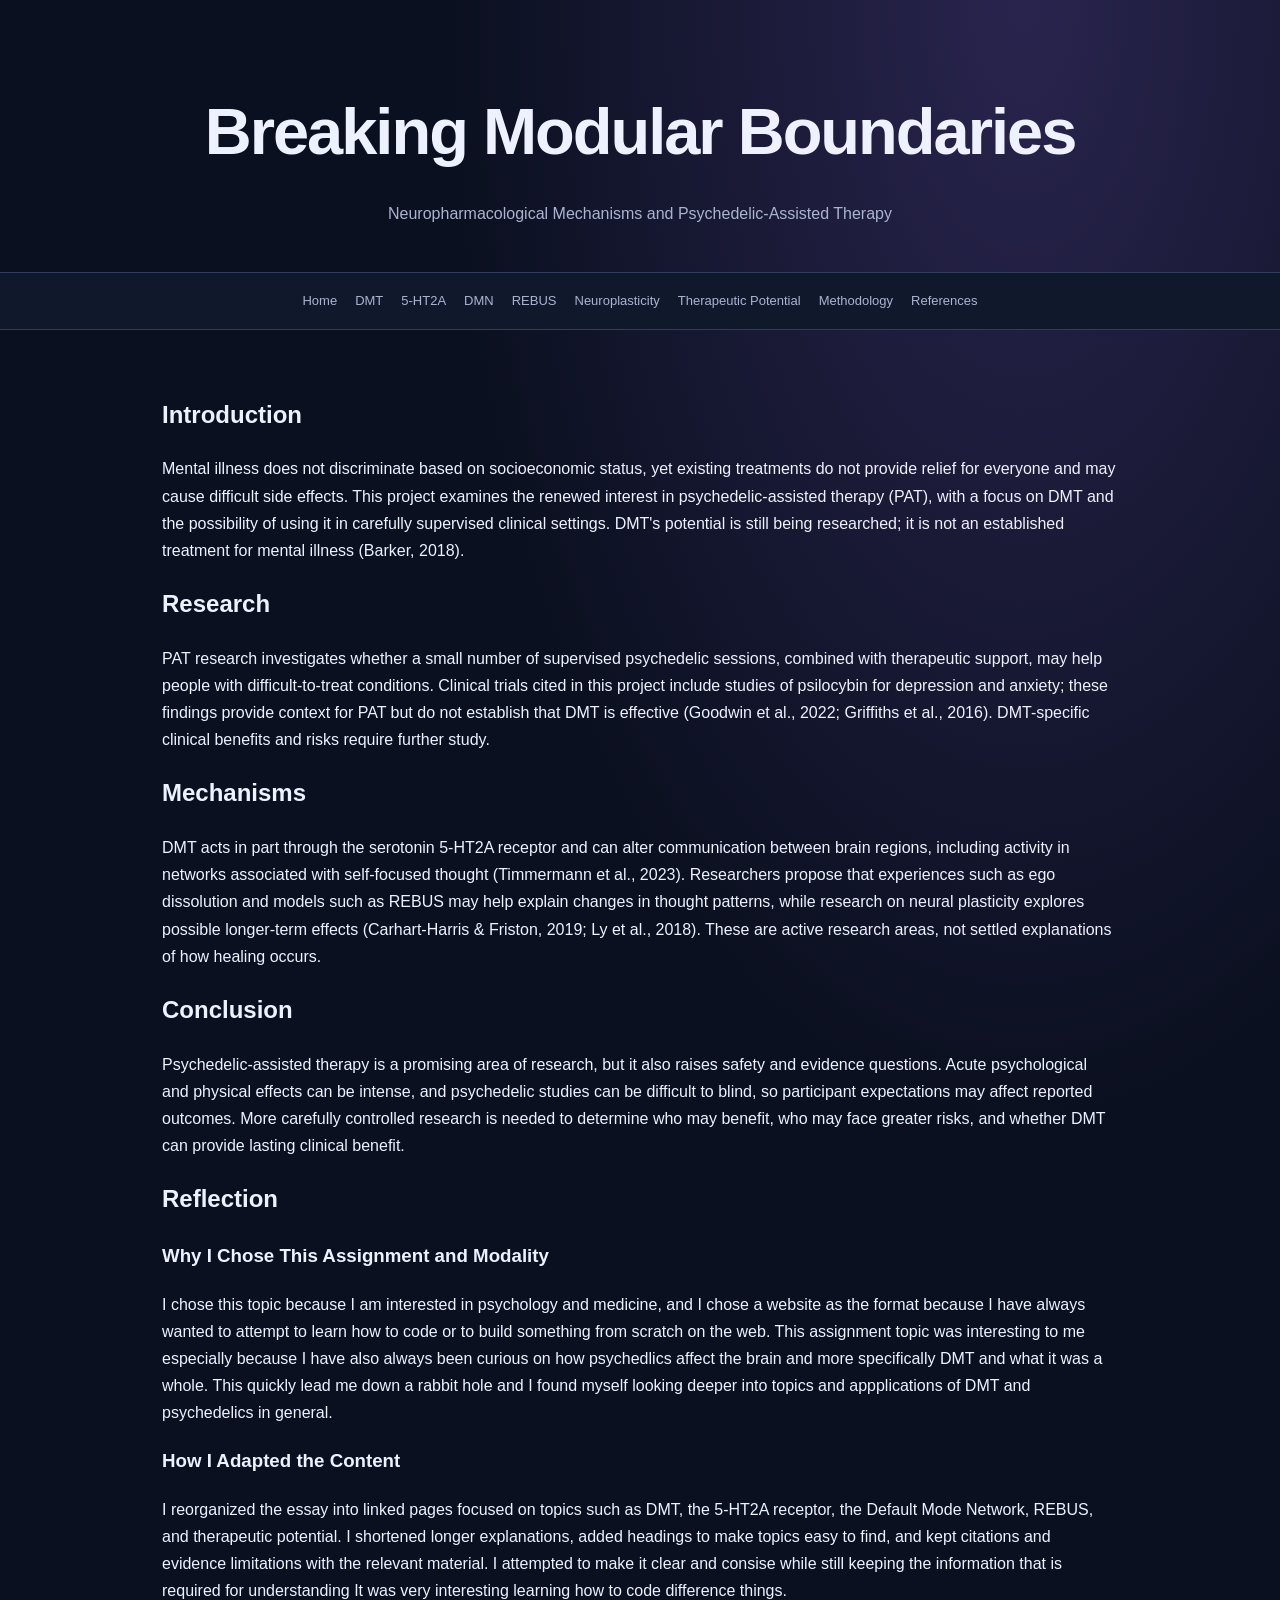
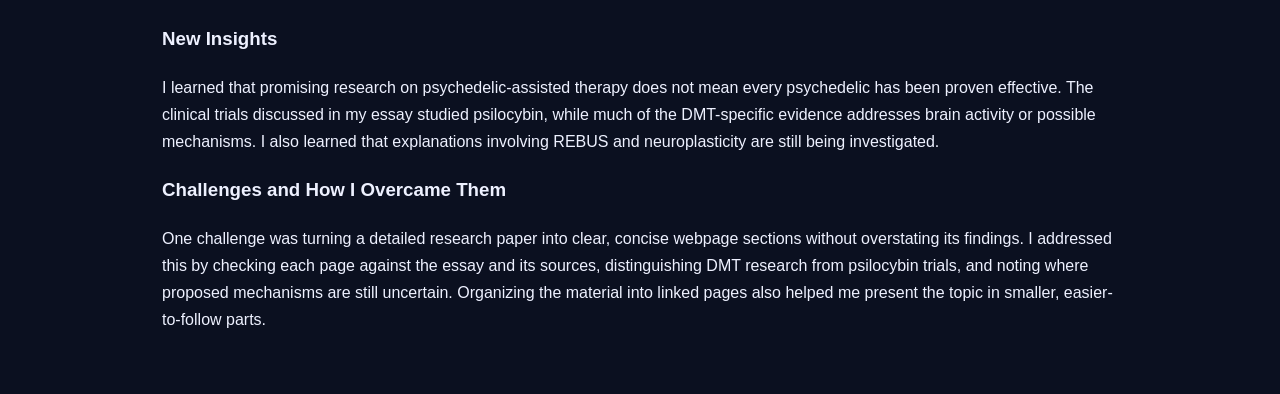
<file: Breaking Modular Boundaries/index.html>
<!DOCTYPE html>
<html lang="en">
<head>
        <meta charset="UTF-8">
        <title>Breaking Modular Boundaries</title>
        <style>
        :root {
            --background: #0b1020;
            --panel: #151e35;
            --panel-light: #1d2945;
            --text: #eef1ff;
            --muted: #aab4d0;
            --violet: #a99aff;
            --cyan: #8be0e4;
            --line: #303d5d;
        }

        * {
            box-sizing: border-box;
        }

        body {
            margin: 0;
            background:
                radial-gradient(
                    ellipse at 80% 0%,
                    #29244e 0,
                    transparent 40%
                ),
                var(--background);

            color: var(--text);
            font-family: Arial, sans-serif;
            line-height: 1.7;
        }

        header {
            padding: 65px 22px 45px;
            text-align: center;
            border-bottom: 1px solid var(--line);
        }

        .eyebrow {
            color: var(--cyan);
            letter-spacing: 4px;
            font-size: 12px;
            text-transform: uppercase;
        }

        header h1 {
            font-size: clamp(35px, 6vw, 65px);
            margin: 12px 0;
            letter-spacing: -2px;
        }

        header h1 span {
            color: var(--violet);
        }

        header p {
            color: var(--muted);
            max-width: 650px;
            margin: auto;
        }

        nav {
            display: flex;
            justify-content: center;
            flex-wrap: wrap;
            gap: 18px;
            padding: 17px;
            background: #10182c;
            border-bottom: 1px solid var(--line);
        }

        nav a {
            color: var(--muted);
            text-decoration: none;
            font-size: 13px;
        }

        nav a:hover {
            color: var(--cyan);
        }

        main {
            max-width: 1000px;
            margin: auto;
            padding: 45px 22px;
        }

        .intro {
            margin-bottom: 35px;
        }

        .intro h2 {
            font-size: 28px;
        }

        .intro p {
            color: var(--muted);
        }

        .reference-count {
            color: var(--cyan);
            font-size: 13px;
            letter-spacing: 2px;
            text-transform: uppercase;
        }

        .reference-card {
            background: linear-gradient(
                145deg,
                var(--panel),
                #111a30
            );

            border: 1px solid var(--line);
            border-radius: 15px;
            padding: 24px;
            margin-bottom: 18px;

            transition: transform 0.2s, border-color 0.2s;
        }

        .reference-card:hover {
            transform: translateY(-3px);
            border-color: var(--violet);
        }

        .reference-card h3 {
            color: var(--violet);
            font-size: 13px;
            letter-spacing: 2px;
            text-transform: uppercase;
            margin-top: 0;
        }

        .apa-entry {
            color: var(--text);
            padding-left: 2em;
            text-indent: -2em;
            font-size: 15px;
            overflow-wrap: anywhere;
        }

        .apa-entry em {
            color: #c9c1ff;
        }

        .doi {
            display: inline-block;
            margin-top: 10px;
            color: var(--cyan);
            font-size: 13px;
            text-decoration: none;
            overflow-wrap: anywhere;
        }

        .doi:hover {
            text-decoration: underline;
        }

        .note {
            background: #252342;
            border-left: 4px solid var(--violet);
            padding: 20px;
            border-radius: 8px;
            margin-top: 35px;
            color: var(--muted);
        }

        .back-link {
            display: inline-block;
            margin-top: 35px;
            padding: 12px 22px;
            background: var(--violet);
            color: #101426;
            border-radius: 30px;
            font-weight: bold;
            text-decoration: none;
        }

        footer {
            text-align: center;
            padding: 30px;
            border-top: 1px solid var(--line);
            color: var(--muted);
            font-size: 13px;
        }

        @media (max-width: 600px) {
            .reference-card {
                padding: 18px;
            }

            nav {
                gap: 12px;
            }
        }
    </style>
</head>
<body> 
        <header>
                <h1>Breaking Modular Boundaries</h1>
            <p> Neuropharmacological Mechanisms and Psychedelic-Assisted Therapy</p>
            </header>
            <nav>
    <a href="index.html">Home</a>
    <a href="dmt-research.html">DMT</a>
    <a href="serotonin-receptors.html">5-HT2A</a>
    <a href="default-mode-network.html">DMN</a>
    <a href="rebus-hypothesis.html">REBUS</a>
    <a href="neuroplasticity.html">Neuroplasticity</a>
    <a href="therapeutic-potential.html">Therapeutic Potential</a>
    <a href="research-methodology.html">Methodology</a>
    <a href="references.html">References</a>
</nav>
        <main>
        <section id="introduction">
                <h2>Introduction</h2>
                <p> Mental illness does not discriminate based on socioeconomic status, yet existing treatments do not provide relief for everyone and may cause difficult side effects. This project examines the renewed interest in psychedelic-assisted therapy (PAT), with a focus on DMT and the possibility of using it in carefully supervised clinical settings. DMT's potential is still being researched; it is not an established treatment for mental illness (Barker, 2018).</p>
        </section>
        <section id="research">
                <h2>Research</h2>
                <p> PAT research investigates whether a small number of supervised psychedelic sessions, combined with therapeutic support, may help people with difficult-to-treat conditions. Clinical trials cited in this project include studies of psilocybin for depression and anxiety; these findings provide context for PAT but do not establish that DMT is effective (Goodwin et al., 2022; Griffiths et al., 2016). DMT-specific clinical benefits and risks require further study.</p>
        </section>
        <section id="mechanisms">
                <h2>Mechanisms</h2>
                <p> DMT acts in part through the serotonin 5-HT2A receptor and can alter communication between brain regions, including activity in networks associated with self-focused thought (Timmermann et al., 2023). Researchers propose that experiences such as ego dissolution and models such as REBUS may help explain changes in thought patterns, while research on neural plasticity explores possible longer-term effects (Carhart-Harris &amp; Friston, 2019; Ly et al., 2018). These are active research areas, not settled explanations of how healing occurs.</p>
        </section>
        <section id="conclusion">
                <h2>Conclusion</h2>
                <p> Psychedelic-assisted therapy is a promising area of research, but it also raises safety and evidence questions. Acute psychological and physical effects can be intense, and psychedelic studies can be difficult to blind, so participant expectations may affect reported outcomes. More carefully controlled research is needed to determine who may benefit, who may face greater risks, and whether DMT can provide lasting clinical benefit.</p>
        </section>
        <section id="reflection">
            <h2>Reflection</h2>
            <h3>Why I Chose This Assignment and Modality</h3>
            <p>
                I chose this topic because I am interested in psychology
                and medicine, and I chose a website as the format because
                I have always wanted to attempt to learn how to code or to
                build something from scratch on the web. This assignment 
                topic was interesting to me especially because I have also 
                always been curious on how psychedlics affect the brain and 
                more specifically DMT and what it was a whole. This quickly 
                lead me down a rabbit hole and I found myself looking deeper
                into topics and appplications of DMT and psychedelics in 
                general.
            </p>
            <h3>How I Adapted the Content</h3>
            <p>
                I reorganized the essay into linked pages focused on
                topics such as DMT, the 5-HT2A receptor, the Default Mode
                Network, REBUS, and therapeutic potential. I shortened
                longer explanations, added headings to make topics easy
                to find, and kept citations and evidence limitations with
                the relevant material. I attempted to make it clear and consise
                while still keeping the information that is required for understanding 
                It was very interesting learning how to code difference things. 
            </p>
            <h3>New Insights</h3>
            <p>
                I learned that promising research on psychedelic-assisted
                therapy does not mean every psychedelic has been proven
                effective. The clinical trials discussed in my essay
                studied psilocybin, while much of the DMT-specific
                evidence addresses brain activity or possible mechanisms.
                I also learned that explanations involving REBUS and
                neuroplasticity are still being investigated.
            </p>
            <h3>Challenges and How I Overcame Them</h3>
            <p>
                One challenge was turning a detailed research paper into
                clear, concise webpage sections without overstating its
                findings. I addressed this by checking each page against
                the essay and its sources, distinguishing DMT research
                from psilocybin trials, and noting where proposed
                mechanisms are still uncertain. Organizing the material
                into linked pages also helped me present the topic in
                smaller, easier-to-follow parts.
            </p>
        </section>
        </main>
        <script src="script.js"></script>
</body>
</html>
</file>
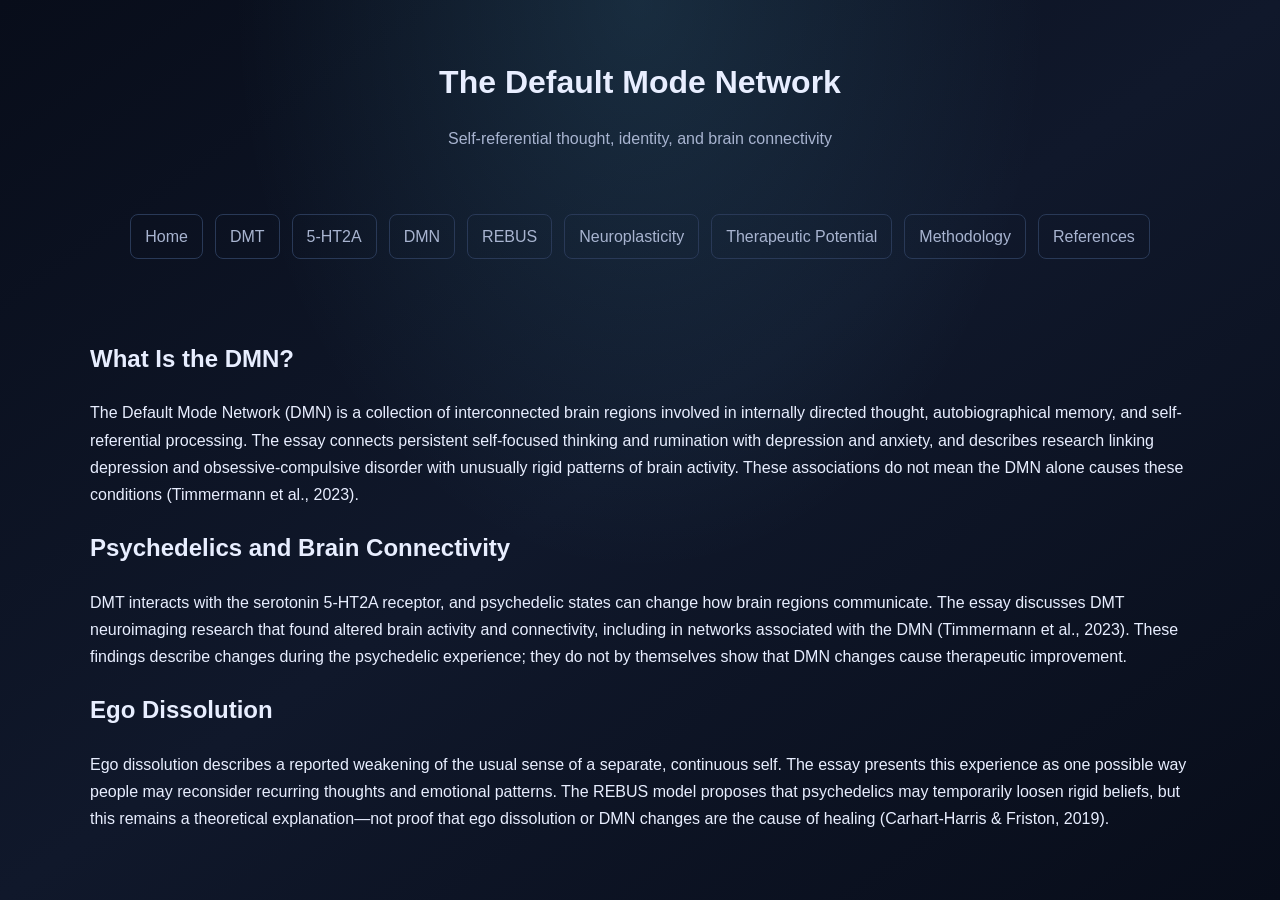
<file: Breaking Modular Boundaries/default-mode-network.html>
<!DOCTYPE html>
<html lang="en">
<head>
    <meta charset="UTF-8">
    <meta name="viewport" content="width=device-width, initial-scale=1.0">
    <title>Default Mode Network | Breaking Modular Boundaries</title>
    <link rel="stylesheet" href="style.css">
</head>
<body>

<header>
    <h1>The Default Mode Network</h1>
    <p>Self-referential thought, identity, and brain connectivity</p>
</header>
<nav>
    <a href="index.html">Home</a>
    <a href="dmt-research.html">DMT</a>
    <a href="serotonin-receptors.html">5-HT2A</a>
    <a href="default-mode-network.html">DMN</a>
    <a href="rebus-hypothesis.html">REBUS</a>
    <a href="neuroplasticity.html">Neuroplasticity</a>
    <a href="therapeutic-potential.html">Therapeutic Potential</a>
    <a href="research-methodology.html">Methodology</a>
    <a href="references.html">References</a>
</nav>
<main>
    <section>
        <h2>What Is the DMN?</h2>
        <p>
            The Default Mode Network (DMN) is a collection of
            interconnected brain regions involved in internally
            directed thought, autobiographical memory, and
            self-referential processing. The essay connects
            persistent self-focused thinking and rumination with
            depression and anxiety, and describes research linking
            depression and obsessive-compulsive disorder with
            unusually rigid patterns of brain activity. These
            associations do not mean the DMN alone causes these
            conditions (Timmermann et al., 2023).
        </p>
    </section>

    <section>
        <h2>Psychedelics and Brain Connectivity</h2>
        <p>
            DMT interacts with the serotonin 5-HT2A receptor, and
            psychedelic states can change how brain regions
            communicate. The essay discusses DMT neuroimaging
            research that found altered brain activity and
            connectivity, including in networks associated with
            the DMN (Timmermann et al., 2023). These findings
            describe changes during the psychedelic experience;
            they do not by themselves show that DMN changes cause
            therapeutic improvement.
        </p>
    </section>

    <section>
        <h2>Ego Dissolution</h2>
        <p>
            Ego dissolution describes a reported weakening of the
            usual sense of a separate, continuous self. The essay
            presents this experience as one possible way people
            may reconsider recurring thoughts and emotional
            patterns. The REBUS model proposes that psychedelics
            may temporarily loosen rigid beliefs, but this remains
            a theoretical explanation—not proof that ego
            dissolution or DMN changes are the cause of healing
            (Carhart-Harris & Friston, 2019).
        </p>
    </section>

</main>

</body>
</html>
</file>
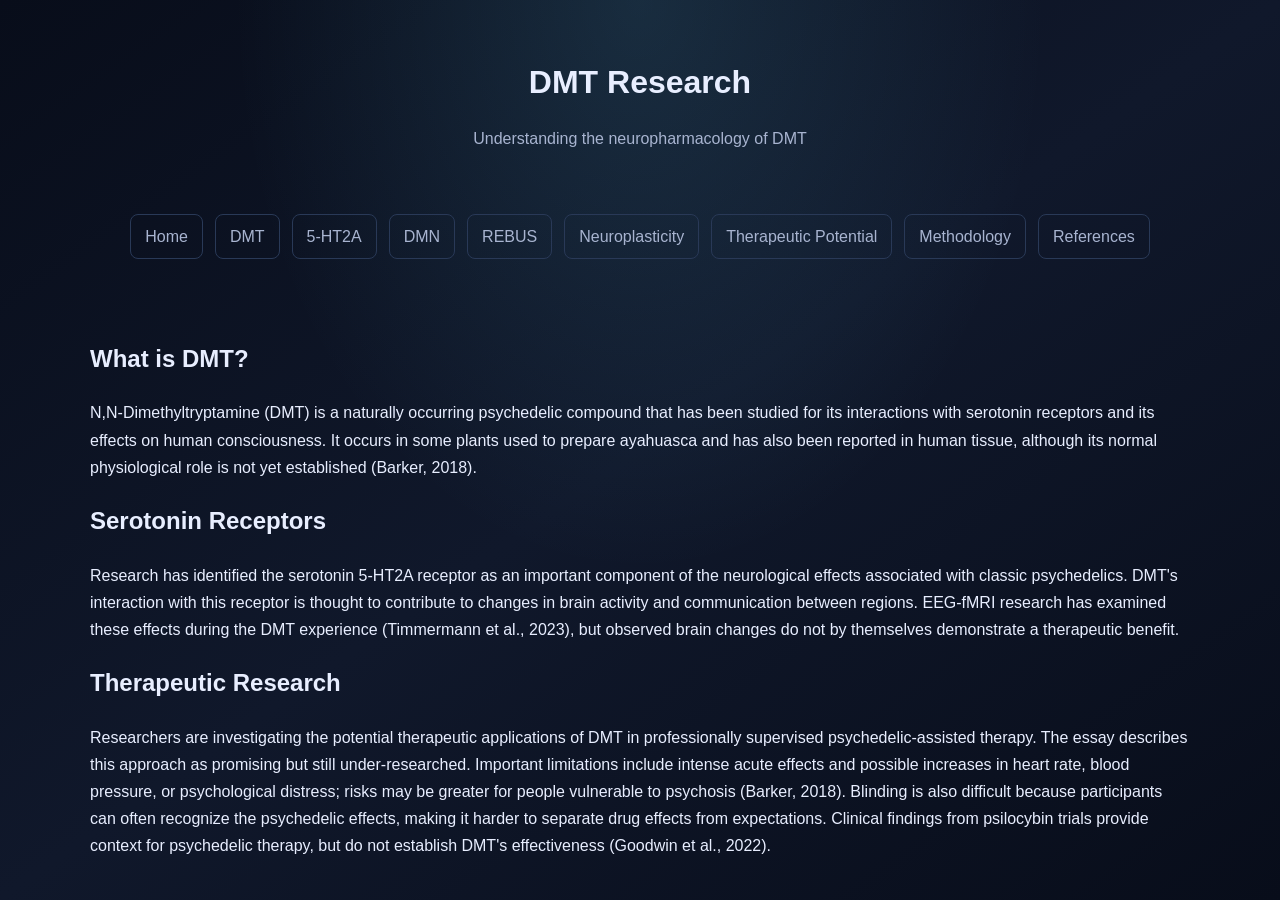
<file: Breaking Modular Boundaries/dmt-research.html>
<!DOCTYPE html>
<html lang="en">

<head>
    <meta charset="UTF-8">
    <meta name="viewport" content="width=device-width, initial-scale=1.0">

    <title>DMT Research | Breaking Modular Boundaries</title>

    <link rel="stylesheet" href="style.css">
</head>

<body>

    <header>
        <h1>DMT Research</h1>
        <p>Understanding the neuropharmacology of DMT</p>
    </header>
<nav>
    <a href="index.html">Home</a>
    <a href="dmt-research.html">DMT</a>
    <a href="serotonin-receptors.html">5-HT2A</a>
    <a href="default-mode-network.html">DMN</a>
    <a href="rebus-hypothesis.html">REBUS</a>
    <a href="neuroplasticity.html">Neuroplasticity</a>
    <a href="therapeutic-potential.html">Therapeutic Potential</a>
    <a href="research-methodology.html">Methodology</a>
    <a href="references.html">References</a>
</nav>


    <main>

        <section>
            <h2>What is DMT?</h2>

            <p>
                N,N-Dimethyltryptamine (DMT) is a naturally occurring
                psychedelic compound that has been studied for its
                interactions with serotonin receptors and its effects
                on human consciousness. It occurs in some plants used
                to prepare ayahuasca and has also been reported in
                human tissue, although its normal physiological role
                is not yet established (Barker, 2018).
            </p>
        </section>

        <section>
            <h2>Serotonin Receptors</h2>

            <p>
                Research has identified the serotonin 5-HT2A receptor
                as an important component of the neurological effects
                associated with classic psychedelics. DMT's interaction
                with this receptor is thought to contribute to changes
                in brain activity and communication between regions.
                EEG-fMRI research has examined these effects during the
                DMT experience (Timmermann et al., 2023), but observed
                brain changes do not by themselves demonstrate a
                therapeutic benefit.
            </p>
        </section>

        <section>
            <h2>Therapeutic Research</h2>

            <p>
                Researchers are investigating the potential therapeutic
                applications of DMT in professionally supervised
                psychedelic-assisted therapy. The essay describes this
                approach as promising but still under-researched.
                Important limitations include intense acute effects and
                possible increases in heart rate, blood pressure, or
                psychological distress; risks may be greater for people
                vulnerable to psychosis (Barker, 2018). Blinding is also
                difficult because participants can often recognize the
                psychedelic effects, making it harder to separate drug
                effects from expectations. Clinical findings from
                psilocybin trials provide context for psychedelic
                therapy, but do not establish DMT's effectiveness
                (Goodwin et al., 2022).
            </p>
        </section>


    </main>

</body>
</html>
</file>
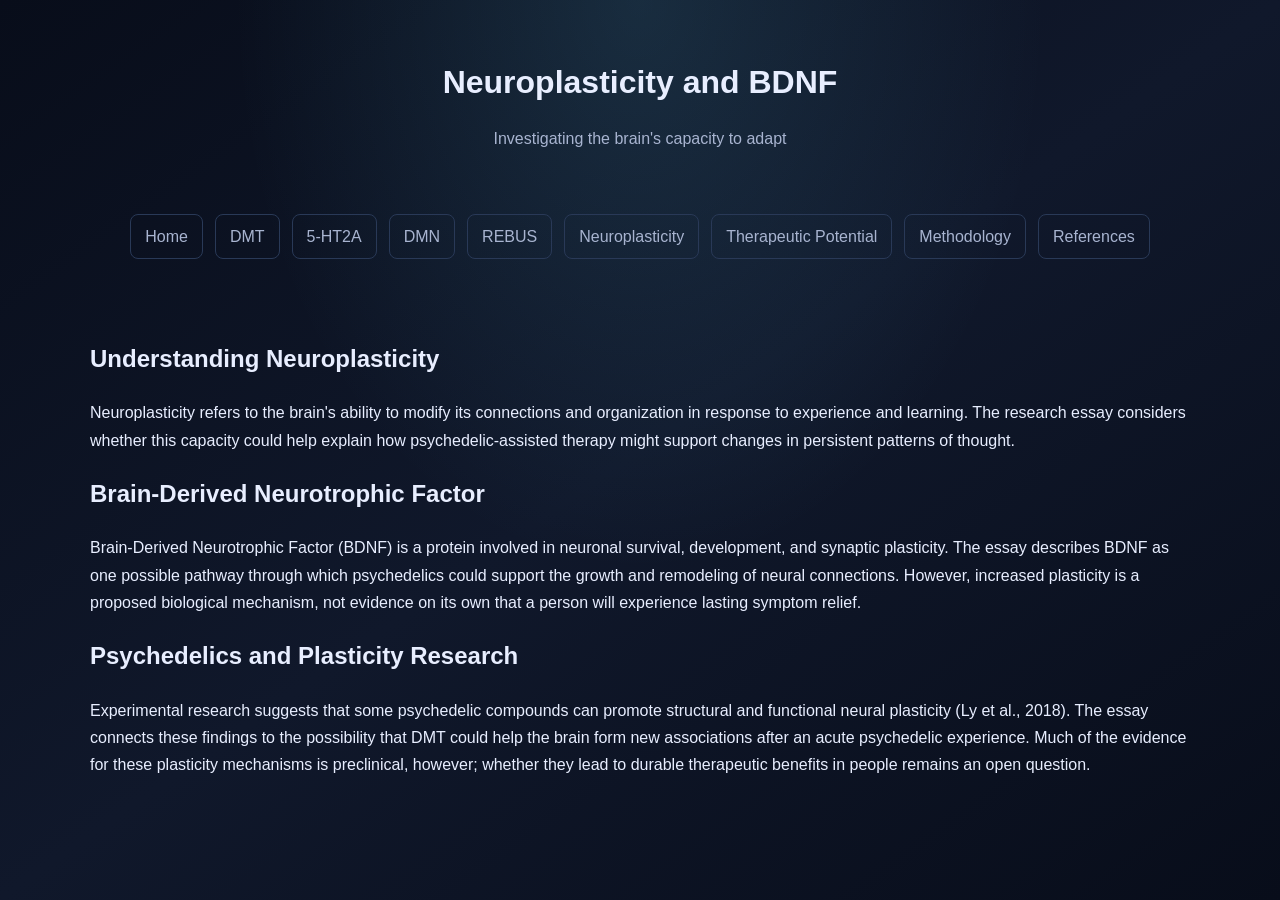
<file: Breaking Modular Boundaries/neuroplasticity.html>
<!DOCTYPE html>
<html lang="en">
<head>
    <meta charset="UTF-8">
    <meta name="viewport" content="width=device-width, initial-scale=1.0">
    <title>Neuroplasticity | Breaking Modular Boundaries</title>
    <link rel="stylesheet" href="style.css">
</head>
<body>

<header>
    <h1>Neuroplasticity and BDNF</h1>
    <p>Investigating the brain's capacity to adapt</p>
</header>
<nav>
    <a href="index.html">Home</a>
    <a href="dmt-research.html">DMT</a>
    <a href="serotonin-receptors.html">5-HT2A</a>
    <a href="default-mode-network.html">DMN</a>
    <a href="rebus-hypothesis.html">REBUS</a>
    <a href="neuroplasticity.html">Neuroplasticity</a>
    <a href="therapeutic-potential.html">Therapeutic Potential</a>
    <a href="research-methodology.html">Methodology</a>
    <a href="references.html">References</a>
</nav>


<main>
    <section>
        <h2>Understanding Neuroplasticity</h2>
        <p>
            Neuroplasticity refers to the brain's ability
            to modify its connections and organization
            in response to experience and learning. The
            research essay considers whether this capacity
            could help explain how psychedelic-assisted
            therapy might support changes in persistent
            patterns of thought.
        </p>
    </section>

    <section>
        <h2>Brain-Derived Neurotrophic Factor</h2>
        <p>
            Brain-Derived Neurotrophic Factor (BDNF) is
            a protein involved in neuronal survival,
            development, and synaptic plasticity. The essay
            describes BDNF as one possible pathway through
            which psychedelics could support the growth and
            remodeling of neural connections. However,
            increased plasticity is a proposed biological
            mechanism, not evidence on its own that a person
            will experience lasting symptom relief.
        </p>
    </section>

    <section>
        <h2>Psychedelics and Plasticity Research</h2>
        <p>
            Experimental research suggests that some
            psychedelic compounds can promote structural
            and functional neural plasticity (Ly et al.,
            2018). The essay connects these findings to the
            possibility that DMT could help the brain form
            new associations after an acute psychedelic
            experience. Much of the evidence for these
            plasticity mechanisms is preclinical, however;
            whether they lead to durable therapeutic
            benefits in people remains an open question.
        </p>
    </section>

</main>

</body>
</html>
</file>
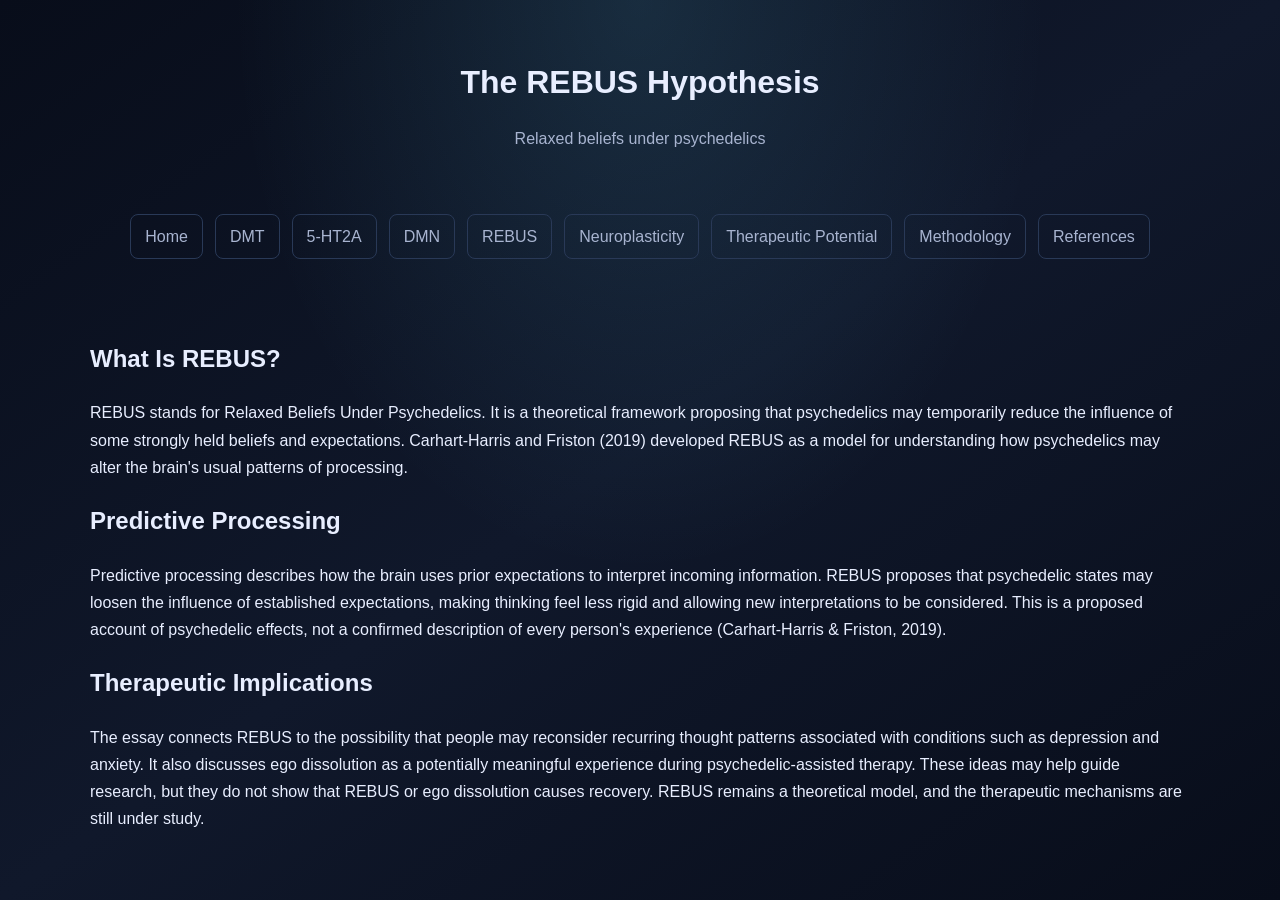
<file: Breaking Modular Boundaries/rebus-hypothesis.html>
<!DOCTYPE html>
<html lang="en">
<head>
    <meta charset="UTF-8">
    <meta name="viewport" content="width=device-width, initial-scale=1.0">
    <title>REBUS Hypothesis | Breaking Modular Boundaries</title>
    <link rel="stylesheet" href="style.css">
</head>
<body>

<header>
    <h1>The REBUS Hypothesis</h1>
    <p>Relaxed beliefs under psychedelics</p>
</header>
<nav>
    <a href="index.html">Home</a>
    <a href="dmt-research.html">DMT</a>
    <a href="serotonin-receptors.html">5-HT2A</a>
    <a href="default-mode-network.html">DMN</a>
    <a href="rebus-hypothesis.html">REBUS</a>
    <a href="neuroplasticity.html">Neuroplasticity</a>
    <a href="therapeutic-potential.html">Therapeutic Potential</a>
    <a href="research-methodology.html">Methodology</a>
    <a href="references.html">References</a>
</nav>


<main>
    <section>
        <h2>What Is REBUS?</h2>
        <p>
            REBUS stands for Relaxed Beliefs Under Psychedelics.
            It is a theoretical framework proposing that
            psychedelics may temporarily reduce the influence
            of some strongly held beliefs and expectations.
            Carhart-Harris and Friston (2019) developed REBUS
            as a model for understanding how psychedelics may
            alter the brain's usual patterns of processing.
        </p>
    </section>

    <section>
        <h2>Predictive Processing</h2>
        <p>
            Predictive processing describes how the brain
            uses prior expectations to interpret incoming
            information. REBUS proposes that psychedelic
            states may loosen the influence of established
            expectations, making thinking feel less rigid
            and allowing new interpretations to be considered.
            This is a proposed account of psychedelic effects,
            not a confirmed description of every person's
            experience (Carhart-Harris &amp; Friston, 2019).
        </p>
    </section>

    <section>
        <h2>Therapeutic Implications</h2>
        <p>
            The essay connects REBUS to the possibility that
            people may reconsider recurring thought patterns
            associated with conditions such as depression
            and anxiety. It also discusses ego dissolution
            as a potentially meaningful experience during
            psychedelic-assisted therapy. These ideas may
            help guide research, but they do not show that
            REBUS or ego dissolution causes recovery.
            REBUS remains a theoretical model, and the
            therapeutic mechanisms are still under study.
        </p>
    </section>

</main>

</body>
</html>
</file>
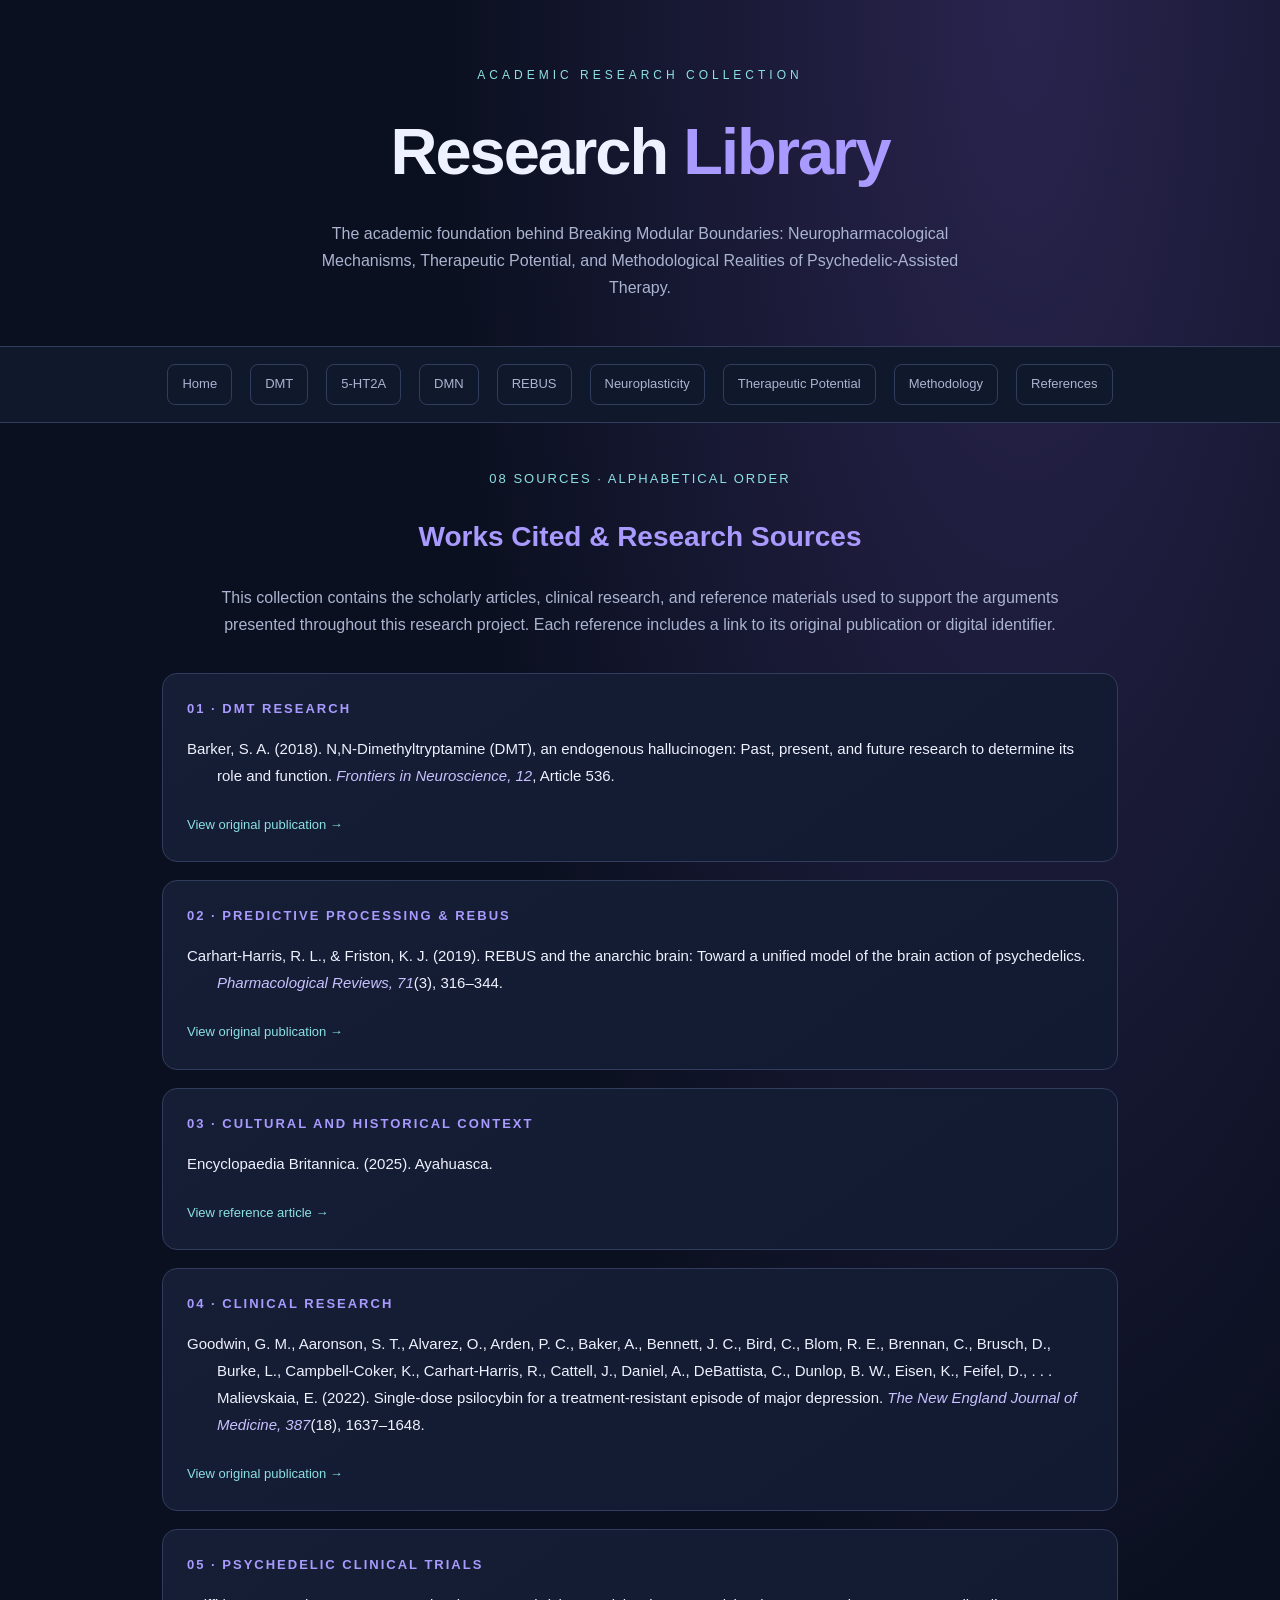
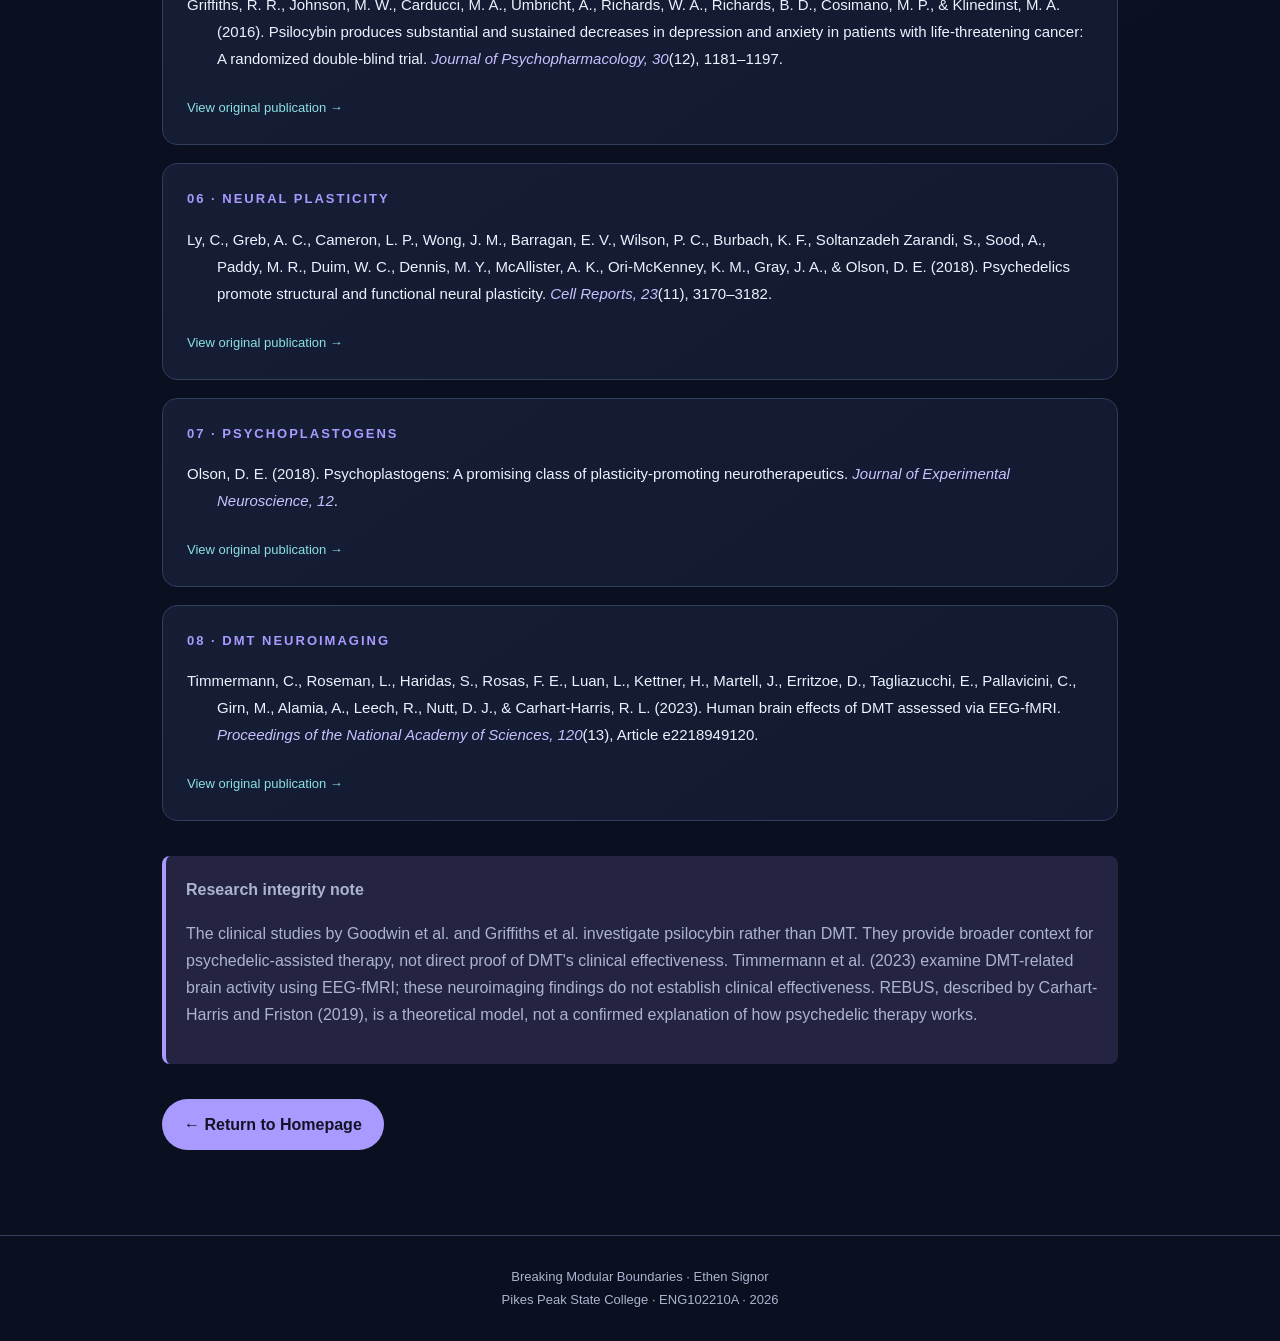
<file: Breaking Modular Boundaries/references.html>
<!DOCTYPE html>
<html lang="en">

<head>
    <meta charset="UTF-8">
    <meta name="viewport" content="width=device-width, initial-scale=1.0">

    <title>Research Library | Breaking Modular Boundaries</title>

    <link rel="stylesheet" href="style.css">

    <style>
        :root {
            --background: #0b1020;
            --panel: #151e35;
            --panel-light: #1d2945;
            --text: #eef1ff;
            --muted: #aab4d0;
            --violet: #a99aff;
            --cyan: #8be0e4;
            --line: #303d5d;
        }

        * {
            box-sizing: border-box;
        }

        body {
            margin: 0;
            background:
                radial-gradient(
                    ellipse at 80% 0%,
                    #29244e 0,
                    transparent 40%
                ),
                var(--background);

            color: var(--text);
            font-family: Arial, sans-serif;
            line-height: 1.7;
        }

        header {
            padding: 65px 22px 45px;
            text-align: center;
            border-bottom: 1px solid var(--line);
        }

        .eyebrow {
            color: var(--cyan);
            letter-spacing: 4px;
            font-size: 12px;
            text-transform: uppercase;
        }

        header h1 {
            font-size: clamp(35px, 6vw, 65px);
            margin: 12px 0;
            letter-spacing: -2px;
        }

        header h1 span {
            color: var(--violet);
        }

        header p {
            color: var(--muted);
            max-width: 650px;
            margin: auto;
        }

        nav {
            display: flex;
            justify-content: center;
            flex-wrap: wrap;
            gap: 18px;
            padding: 17px;
            background: #10182c;
            border-bottom: 1px solid var(--line);
        }

        nav a {
            color: var(--muted);
            text-decoration: none;
            font-size: 13px;
        }

        nav a:hover {
            color: var(--cyan);
        }

        main {
            max-width: 1000px;
            margin: auto;
            padding: 45px 22px;
        }

        .intro {
            margin-bottom: 35px;
        }

        .intro h2 {
            font-size: 28px;
        }

        .intro p {
            color: var(--muted);
        }

        .reference-count {
            color: var(--cyan);
            font-size: 13px;
            letter-spacing: 2px;
            text-transform: uppercase;
        }

        .reference-card {
            background: linear-gradient(
                145deg,
                var(--panel),
                #111a30
            );

            border: 1px solid var(--line);
            border-radius: 15px;
            padding: 24px;
            margin-bottom: 18px;

            transition: transform 0.2s, border-color 0.2s;
        }

        .reference-card:hover {
            transform: translateY(-3px);
            border-color: var(--violet);
        }

        .reference-card h3 {
            color: var(--violet);
            font-size: 13px;
            letter-spacing: 2px;
            text-transform: uppercase;
            margin-top: 0;
        }

        .apa-entry {
            color: var(--text);
            padding-left: 2em;
            text-indent: -2em;
            font-size: 15px;
            overflow-wrap: anywhere;
        }

        .apa-entry em {
            color: #c9c1ff;
        }

        .doi {
            display: inline-block;
            margin-top: 10px;
            color: var(--cyan);
            font-size: 13px;
            text-decoration: none;
            overflow-wrap: anywhere;
        }

        .doi:hover {
            text-decoration: underline;
        }

        .note {
            background: #252342;
            border-left: 4px solid var(--violet);
            padding: 20px;
            border-radius: 8px;
            margin-top: 35px;
            color: var(--muted);
        }

        .back-link {
            display: inline-block;
            margin-top: 35px;
            padding: 12px 22px;
            background: var(--violet);
            color: #101426;
            border-radius: 30px;
            font-weight: bold;
            text-decoration: none;
        }

        footer {
            text-align: center;
            padding: 30px;
            border-top: 1px solid var(--line);
            color: var(--muted);
            font-size: 13px;
        }

        @media (max-width: 600px) {
            .reference-card {
                padding: 18px;
            }

            nav {
                gap: 12px;
            }
        }
    </style>
</head>

<body>

    <header>
        <div class="eyebrow">Academic Research Collection</div>

        <h1>Research <span>Library</span></h1>

        <p>
            The academic foundation behind Breaking Modular
            Boundaries: Neuropharmacological Mechanisms,
            Therapeutic Potential, and Methodological
            Realities of Psychedelic-Assisted Therapy.
        </p>
    </header>

    <nav>
        <a href="index.html">Home</a>
        <a href="dmt-research.html">DMT</a>
        <a href="serotonin-receptors.html">5-HT2A</a>
        <a href="default-mode-network.html">DMN</a>
        <a href="rebus-hypothesis.html">REBUS</a>
        <a href="neuroplasticity.html">Neuroplasticity</a>
        <a href="therapeutic-potential.html">Therapeutic Potential</a>
        <a href="research-methodology.html">Methodology</a>
        <a href="references.html">References</a>
    </nav>

    <main>

        <section class="intro">

            <div class="reference-count">
                08 Sources · Alphabetical Order
            </div>

            <h2>Works Cited & Research Sources</h2>

            <p>
                This collection contains the scholarly articles,
                clinical research, and reference materials used
                to support the arguments presented throughout
                this research project.

                Each reference includes a link to its original
                publication or digital identifier.
            </p>

        </section>

        <!-- REFERENCE 1 -->

        <article class="reference-card">

            <h3>01 · DMT Research</h3>

            <p class="apa-entry">
                Barker, S. A. (2018). N,N-Dimethyltryptamine
                (DMT), an endogenous hallucinogen: Past, present,
                and future research to determine its role and
                function. <em>Frontiers in Neuroscience, 12</em>,
                Article 536.
            </p>

            <a class="doi"
               href="https://doi.org/10.3389/fnins.2018.00536"
               target="_blank"
               rel="noopener">
                View original publication →
            </a>

        </article>

        <!-- REFERENCE 2 -->

        <article class="reference-card">

            <h3>02 · Predictive Processing & REBUS</h3>

            <p class="apa-entry">
                Carhart-Harris, R. L., & Friston, K. J. (2019).
                REBUS and the anarchic brain: Toward a unified
                model of the brain action of psychedelics.
                <em>Pharmacological Reviews, 71</em>(3),
                316–344.
            </p>

            <a class="doi"
               href="https://doi.org/10.1124/pr.118.017160"
               target="_blank"
               rel="noopener">
                View original publication →
            </a>

        </article>

        <!-- REFERENCE 3 -->

        <article class="reference-card">

            <h3>03 · Cultural and Historical Context</h3>

            <p class="apa-entry">
                Encyclopaedia Britannica. (2025).
                Ayahuasca.
            </p>

            <a class="doi"
               href="https://www.britannica.com/science/ayahuasca"
               target="_blank"
               rel="noopener">
                View reference article →
            </a>

        </article>

        <!-- REFERENCE 4 -->

        <article class="reference-card">

            <h3>04 · Clinical Research</h3>

            <p class="apa-entry">
                Goodwin, G. M., Aaronson, S. T., Alvarez, O.,
                Arden, P. C., Baker, A., Bennett, J. C., Bird, C.,
                Blom, R. E., Brennan, C., Brusch, D., Burke, L.,
                Campbell-Coker, K., Carhart-Harris, R., Cattell, J.,
                Daniel, A., DeBattista, C., Dunlop, B. W., Eisen, K.,
                Feifel, D., . . . Malievskaia, E. (2022).
                Single-dose psilocybin for a treatment-resistant
                episode of major depression.
                <em>The New England Journal of Medicine, 387</em>(18),
                1637–1648.
            </p>

            <a class="doi"
               href="https://doi.org/10.1056/NEJMoa2206443"
               target="_blank"
               rel="noopener">
                View original publication →
            </a>

        </article>

        <!-- REFERENCE 5 -->

        <article class="reference-card">

            <h3>05 · Psychedelic Clinical Trials</h3>

            <p class="apa-entry">
                Griffiths, R. R., Johnson, M. W., Carducci, M. A.,
                Umbricht, A., Richards, W. A., Richards, B. D.,
                Cosimano, M. P., & Klinedinst, M. A. (2016).
                Psilocybin produces substantial and sustained
                decreases in depression and anxiety in patients
                with life-threatening cancer: A randomized
                double-blind trial.
                <em>Journal of Psychopharmacology, 30</em>(12),
                1181–1197.
            </p>

            <a class="doi"
               href="https://doi.org/10.1177/0269881116675513"
               target="_blank"
               rel="noopener">
                View original publication →
            </a>

        </article>

        <!-- REFERENCE 6 -->

        <article class="reference-card">

            <h3>06 · Neural Plasticity</h3>

            <p class="apa-entry">
                Ly, C., Greb, A. C., Cameron, L. P., Wong, J. M.,
                Barragan, E. V., Wilson, P. C., Burbach, K. F.,
                Soltanzadeh Zarandi, S., Sood, A., Paddy, M. R.,
                Duim, W. C., Dennis, M. Y., McAllister, A. K.,
                Ori-McKenney, K. M., Gray, J. A., & Olson, D. E.
                (2018). Psychedelics promote structural and
                functional neural plasticity.
                <em>Cell Reports, 23</em>(11), 3170–3182.
            </p>

            <a class="doi"
               href="https://doi.org/10.1016/j.celrep.2018.05.022"
               target="_blank"
               rel="noopener">
                View original publication →
            </a>

        </article>

        <!-- REFERENCE 7 -->

        <article class="reference-card">

            <h3>07 · Psychoplastogens</h3>

            <p class="apa-entry">
                Olson, D. E. (2018). Psychoplastogens:
                A promising class of plasticity-promoting
                neurotherapeutics.
                <em>Journal of Experimental Neuroscience, 12</em>.
            </p>

            <a class="doi"
               href="https://doi.org/10.1177/1179069518800508"
               target="_blank"
               rel="noopener">
                View original publication →
            </a>

        </article>

        <!-- REFERENCE 8 -->

        <article class="reference-card">

            <h3>08 · DMT Neuroimaging</h3>

            <p class="apa-entry">
                Timmermann, C., Roseman, L., Haridas, S., Rosas,
                F. E., Luan, L., Kettner, H., Martell, J.,
                Erritzoe, D., Tagliazucchi, E., Pallavicini, C.,
                Girn, M., Alamia, A., Leech, R., Nutt, D. J.,
                & Carhart-Harris, R. L. (2023). Human brain effects
                of DMT assessed via EEG-fMRI.
                <em>Proceedings of the National Academy of Sciences,
                120</em>(13), Article e2218949120.
            </p>

            <a class="doi"
               href="https://doi.org/10.1073/pnas.2218949120"
               target="_blank"
               rel="noopener">
                View original publication →
            </a>

        </article>

        <div class="note">

            <strong>Research integrity note</strong>

            <p>
                The clinical studies by Goodwin et al. and
                Griffiths et al. investigate psilocybin rather
                than DMT. They provide broader context for
                psychedelic-assisted therapy, not direct proof
                of DMT's clinical effectiveness. Timmermann et
                al. (2023) examine DMT-related brain activity
                using EEG-fMRI; these neuroimaging findings do
                not establish clinical effectiveness. REBUS,
                described by Carhart-Harris and Friston (2019),
                is a theoretical model, not a confirmed
                explanation of how psychedelic therapy works.
            </p>

        </div>

        <a href="index.html" class="back-link">
            ← Return to Homepage
        </a>

    </main>

    <footer>
        Breaking Modular Boundaries · Ethen Signor
        <br>
        Pikes Peak State College · ENG102210A · 2026
    </footer>

</body>
</html>
</file>
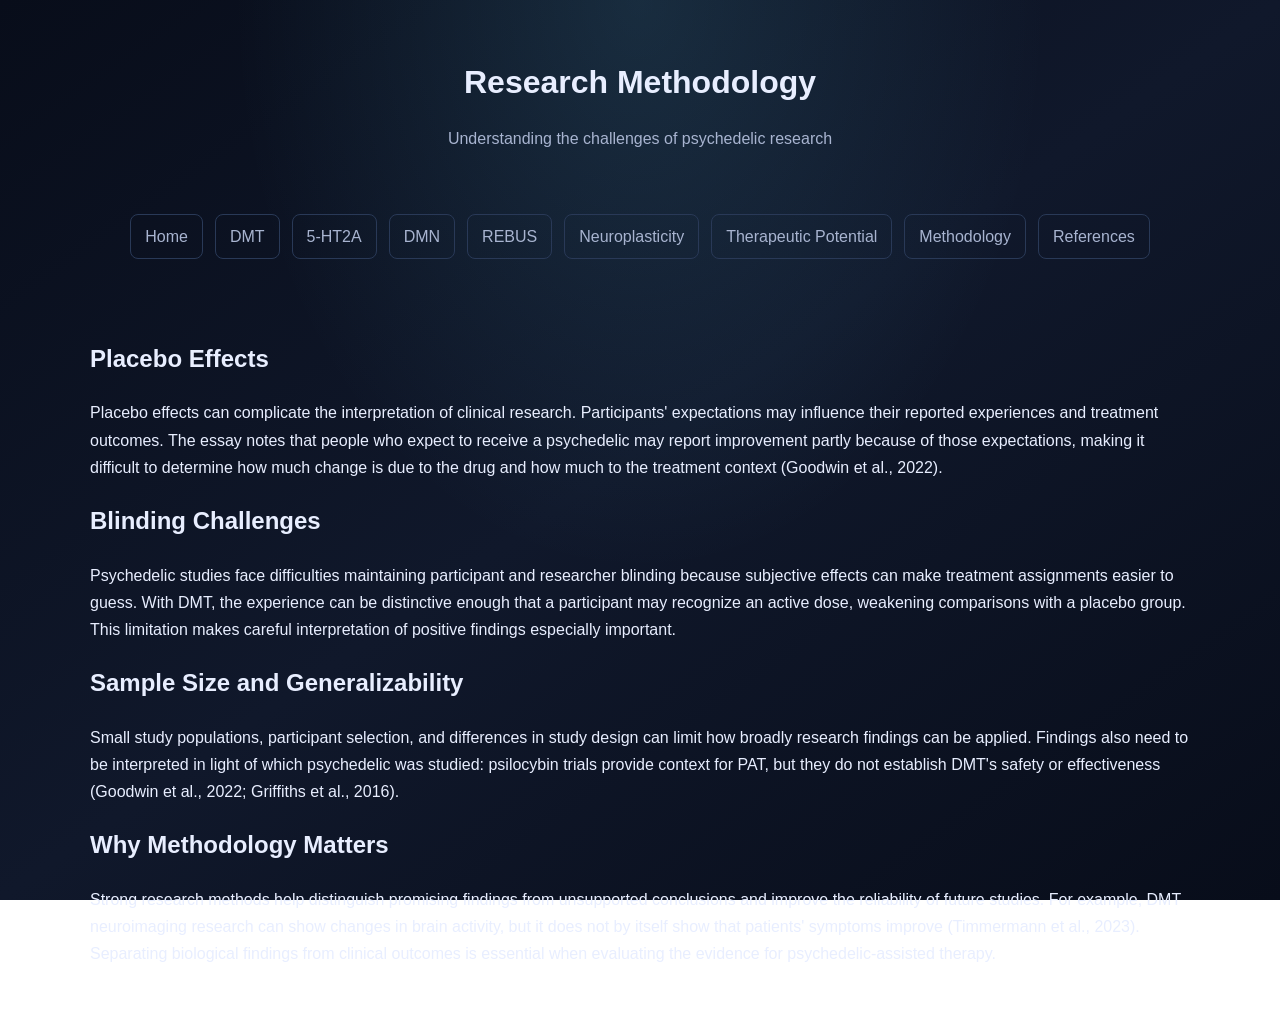
<file: Breaking Modular Boundaries/research-methodology.html>
<!DOCTYPE html>
<html lang="en">
<head>
    <meta charset="UTF-8">
    <meta name="viewport" content="width=device-width, initial-scale=1.0">
    <title>Research Methodology | Breaking Modular Boundaries</title>
    <link rel="stylesheet" href="style.css">
</head>
<body>

<header>
    <h1>Research Methodology</h1>
    <p>Understanding the challenges of psychedelic research</p>
</header>
<nav>
    <a href="index.html">Home</a>
    <a href="dmt-research.html">DMT</a>
    <a href="serotonin-receptors.html">5-HT2A</a>
    <a href="default-mode-network.html">DMN</a>
    <a href="rebus-hypothesis.html">REBUS</a>
    <a href="neuroplasticity.html">Neuroplasticity</a>
    <a href="therapeutic-potential.html">Therapeutic Potential</a>
    <a href="research-methodology.html">Methodology</a>
    <a href="references.html">References</a>
</nav>


<main>
    <section>
        <h2>Placebo Effects</h2>
        <p>
            Placebo effects can complicate the interpretation
            of clinical research. Participants' expectations
            may influence their reported experiences and
            treatment outcomes. The essay notes that people
            who expect to receive a psychedelic may report
            improvement partly because of those expectations,
            making it difficult to determine how much change
            is due to the drug and how much to the treatment
            context (Goodwin et al., 2022).
        </p>
    </section>

    <section>
        <h2>Blinding Challenges</h2>
        <p>
            Psychedelic studies face difficulties maintaining
            participant and researcher blinding because
            subjective effects can make treatment assignments
            easier to guess. With DMT, the experience can be
            distinctive enough that a participant may recognize
            an active dose, weakening comparisons with a
            placebo group. This limitation makes careful
            interpretation of positive findings especially
            important.
        </p>
    </section>

    <section>
        <h2>Sample Size and Generalizability</h2>
        <p>
            Small study populations, participant selection,
            and differences in study design can limit how
            broadly research findings can be applied. Findings
            also need to be interpreted in light of which
            psychedelic was studied: psilocybin trials provide
            context for PAT, but they do not establish DMT's
            safety or effectiveness (Goodwin et al., 2022;
            Griffiths et al., 2016).
        </p>
    </section>

    <section>
        <h2>Why Methodology Matters</h2>
        <p>
            Strong research methods help distinguish
            promising findings from unsupported conclusions
            and improve the reliability of future studies.
            For example, DMT neuroimaging research can show
            changes in brain activity, but it does not by
            itself show that patients' symptoms improve
            (Timmermann et al., 2023). Separating biological
            findings from clinical outcomes is essential when
            evaluating the evidence for psychedelic-assisted
            therapy.
        </p>
    </section>

</main>

</body>
</html>
</file>
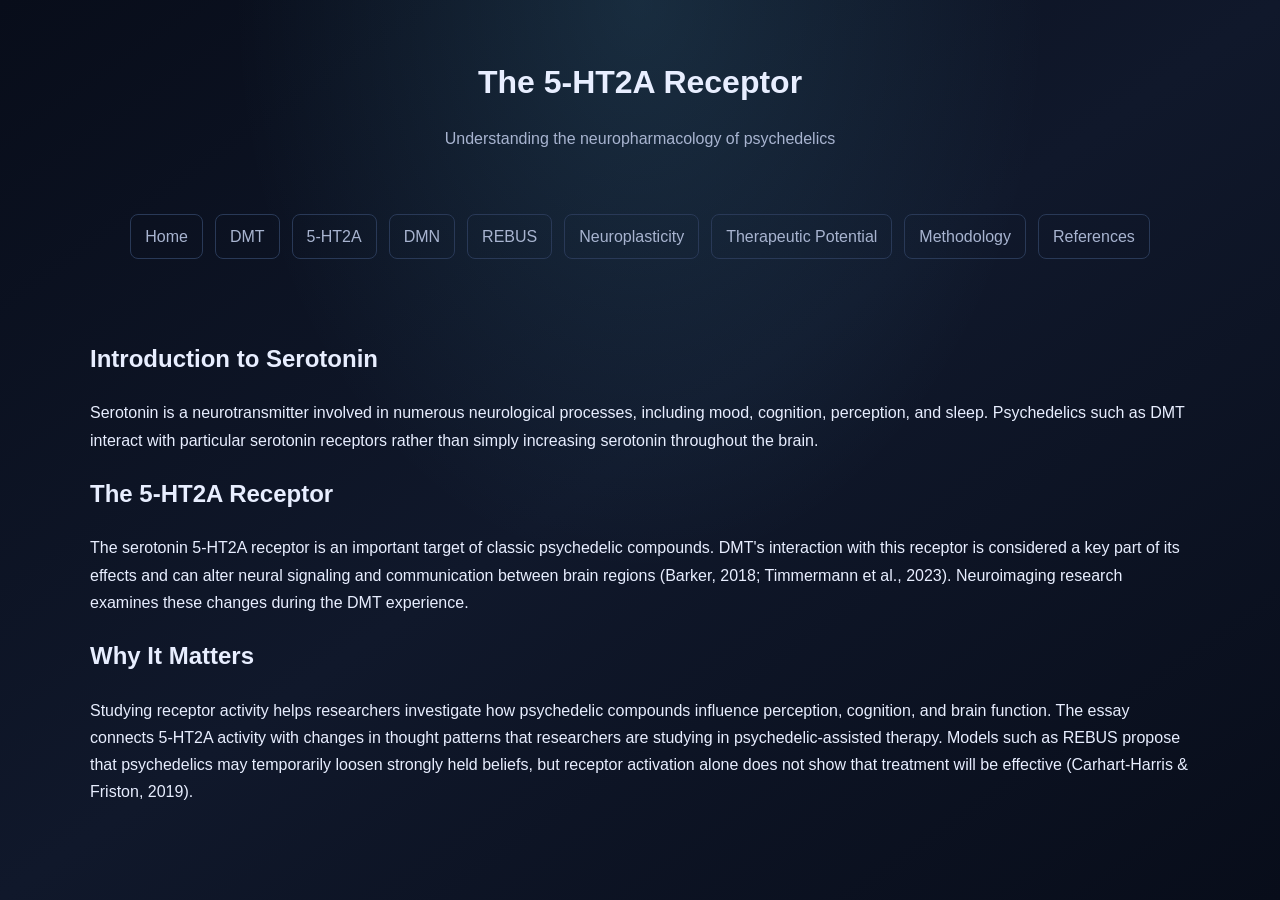
<file: Breaking Modular Boundaries/serotonin-receptors.html>
<!DOCTYPE html>
<html lang="en">
<head>
    <meta charset="UTF-8">
    <meta name="viewport" content="width=device-width, initial-scale=1.0">
    <title>Serotonin Receptors | Breaking Modular Boundaries</title>
    <link rel="stylesheet" href="style.css">
</head>
<body>

<header>
    <h1>The 5-HT2A Receptor</h1>
    <p>Understanding the neuropharmacology of psychedelics</p>
</header>
<nav>
    <a href="index.html">Home</a>
    <a href="dmt-research.html">DMT</a>
    <a href="serotonin-receptors.html">5-HT2A</a>
    <a href="default-mode-network.html">DMN</a>
    <a href="rebus-hypothesis.html">REBUS</a>
    <a href="neuroplasticity.html">Neuroplasticity</a>
    <a href="therapeutic-potential.html">Therapeutic Potential</a>
    <a href="research-methodology.html">Methodology</a>
    <a href="references.html">References</a>
</nav>


<main>
    <section>
        <h2>Introduction to Serotonin</h2>
        <p>
            Serotonin is a neurotransmitter involved in numerous
            neurological processes, including mood, cognition,
            perception, and sleep. Psychedelics such as DMT
            interact with particular serotonin receptors rather
            than simply increasing serotonin throughout the
            brain.
        </p>
    </section>

    <section>
        <h2>The 5-HT2A Receptor</h2>
        <p>
            The serotonin 5-HT2A receptor is an important target
            of classic psychedelic compounds. DMT's interaction
            with this receptor is considered a key part of its
            effects and can alter neural signaling and
            communication between brain regions (Barker, 2018;
            Timmermann et al., 2023). Neuroimaging research
            examines these changes during the DMT experience.
        </p>
    </section>

    <section>
        <h2>Why It Matters</h2>
        <p>
            Studying receptor activity helps researchers
            investigate how psychedelic compounds influence
            perception, cognition, and brain function. The essay
            connects 5-HT2A activity with changes in thought
            patterns that researchers are studying in
            psychedelic-assisted therapy. Models such as REBUS
            propose that psychedelics may temporarily loosen
            strongly held beliefs, but receptor activation alone
            does not show that treatment will be effective
            (Carhart-Harris &amp; Friston, 2019).
        </p>
    </section>

</main>

</body>
</html>
</file>
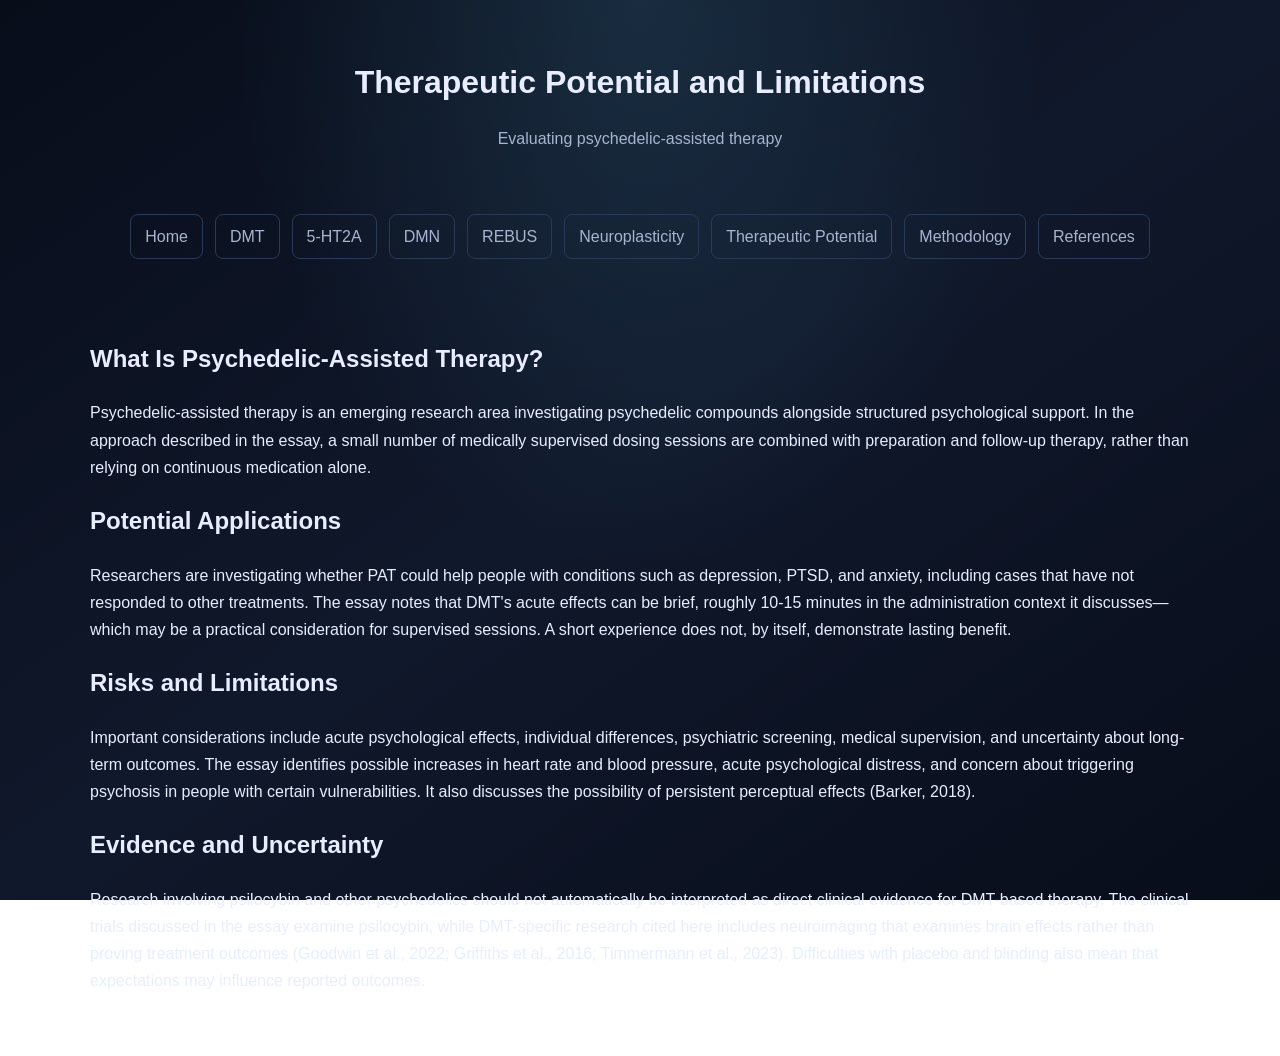
<file: Breaking Modular Boundaries/therapeutic-potential.html>
<!DOCTYPE html>
<html lang="en">
<head>
    <meta charset="UTF-8">
    <meta name="viewport" content="width=device-width, initial-scale=1.0">
    <title>Therapeutic Potential | Breaking Modular Boundaries</title>
    <link rel="stylesheet" href="style.css">
</head>
<body>

<header>
    <h1>Therapeutic Potential and Limitations</h1>
    <p>Evaluating psychedelic-assisted therapy</p>
</header>
<nav>
    <a href="index.html">Home</a>
    <a href="dmt-research.html">DMT</a>
    <a href="serotonin-receptors.html">5-HT2A</a>
    <a href="default-mode-network.html">DMN</a>
    <a href="rebus-hypothesis.html">REBUS</a>
    <a href="neuroplasticity.html">Neuroplasticity</a>
    <a href="therapeutic-potential.html">Therapeutic Potential</a>
    <a href="research-methodology.html">Methodology</a>
    <a href="references.html">References</a>
</nav>


<main>
    <section>
        <h2>What Is Psychedelic-Assisted Therapy?</h2>
        <p>
            Psychedelic-assisted therapy is an emerging
            research area investigating psychedelic
            compounds alongside structured psychological
            support. In the approach described in the essay,
            a small number of medically supervised dosing
            sessions are combined with preparation and
            follow-up therapy, rather than relying on
            continuous medication alone.
        </p>
    </section>

    <section>
        <h2>Potential Applications</h2>
        <p>
            Researchers are investigating whether PAT could
            help people with conditions such as depression,
            PTSD, and anxiety, including cases that have not
            responded to other treatments. The essay notes
            that DMT's acute effects can be brief, roughly
            10-15 minutes in the administration context it
            discusses—which may be a practical consideration
            for supervised sessions. A short experience does
            not, by itself, demonstrate lasting benefit.
        </p>
    </section>

    <section>
        <h2>Risks and Limitations</h2>
        <p>
            Important considerations include acute
            psychological effects, individual differences,
            psychiatric screening, medical supervision,
            and uncertainty about long-term outcomes. The
            essay identifies possible increases in heart
            rate and blood pressure, acute psychological
            distress, and concern about triggering psychosis
            in people with certain vulnerabilities. It also
            discusses the possibility of persistent
            perceptual effects (Barker, 2018).
        </p>
    </section>

    <section>
        <h2>Evidence and Uncertainty</h2>
        <p>
            Research involving psilocybin and other
            psychedelics should not automatically be
            interpreted as direct clinical evidence
            for DMT-based therapy. The clinical trials
            discussed in the essay examine psilocybin, while
            DMT-specific research cited here includes
            neuroimaging that examines brain effects rather
            than proving treatment outcomes (Goodwin et al.,
            2022; Griffiths et al., 2016; Timmermann et al.,
            2023). Difficulties with placebo and blinding
            also mean that expectations may influence
            reported outcomes.
        </p>
    </section>

</main>

</body>
</html>
</file>
<file: Breaking Modular Boundaries/style.css>
/* =================================
   ORIGINAL COLOR THEME
================================= */

:root {
    --background: #080D1A;
    --panel: #111A2E;
    --panel-light: #1B2942;
    --panel-hover: #253653;

    --text: #E8EEFF;
    --muted: #A8B4D0;

    --violet: #9B8CFF;
    --cyan: #6DDCFF;

    --line: #293957;
    --gradient-position: 0%;
}


/* =================================
   GLOBAL PAGE SETTINGS
================================= */

* {
    box-sizing: border-box;
}

html {
    scroll-behavior: smooth;
}

body {
    margin: 0;
    min-height: 100vh;

    background:
        radial-gradient(
            ellipse at 50% var(--gradient-position),
            rgba(109, 220, 255, 0.13),
            transparent 45%
        ),
        linear-gradient(
            145deg,
            #080D1A,
            #10182B,
            #080D1A
        );

    background-attachment: fixed;

    color: var(--text);
    font-family: Arial, sans-serif;
    line-height: 1.7;
}


/* =================================
   HEADER
================================= */

header {
    width: 100%;
    text-align: center;
    padding: 55px 20px 30px;
    margin: 0 auto;
}

header h1 {
    color: var(--text);
    margin: 0 auto 15px;
}

header p {
    color: var(--muted);
}


/* =================================
   NAVIGATION
================================= */

nav {
    display: flex;
    justify-content: center;
    align-items: center;
    flex-wrap: wrap;
    gap: 12px;

    width: 100%;
    padding: 15px 20px;
    margin: 0 auto;
}

nav a {
    color: var(--muted);
    text-decoration: none;
    padding: 8px 14px;
    border: 1px solid var(--line);
    border-radius: 8px;
    transition: 0.25s ease;
}

nav a:hover {
    color: var(--cyan);
    background: var(--panel);
    border-color: var(--violet);
}


/* =================================
   MAIN CONTENT ALIGNMENT
================================= */

main {
    display: block;
    width: min(1100px, calc(100% - 40px));
    margin: 0 auto;
    padding: 45px 0;
}


/* Prevent Home page sections from shifting sideways */

main > * {
    max-width: 100%;
}

main h1,
main h2,
main h3,
main p {
    overflow-wrap: break-word;
}


/* =================================
   INTRODUCTION SECTIONS
================================= */

.intro {
    text-align: center;
    width: 100%;
    max-width: 850px;
    margin: 0 auto 40px;
}

.intro h2 {
    color: var(--violet);
}

.intro p {
    color: var(--muted);
}


/* =================================
   CONTENT CARDS
================================= */

.card,
.content-card,
.reference-card {
    width: 100%;
    background: var(--panel);
    border: 1px solid var(--line);
    border-radius: 14px;
    padding: 25px;
    margin: 0 0 25px;
    transition: 0.25s ease;
}

.card:hover,
.content-card:hover,
.reference-card:hover {
    background: var(--panel-hover);
    border-color: var(--violet);
    transform: translateY(-3px);
}

.card h2,
.card h3,
.content-card h2,
.content-card h3,
.reference-card h2,
.reference-card h3 {
    color: var(--violet);
}


/* =================================
   LINKS AND BUTTONS
================================= */

main a {
    color: var(--cyan);
    text-decoration: none;
}

main a:hover {
    color: var(--violet);
    text-decoration: underline;
}

button {
    background: var(--violet);
    color: #080D1A;
    border: none;
    border-radius: 8px;
    padding: 12px 20px;
    cursor: pointer;
    font-weight: bold;
    transition: 0.25s ease;
}

button:hover {
    background: var(--cyan);
    transform: translateY(-2px);
}


/* =================================
   REFERENCES PAGE
================================= */

.apa-entry {
    color: var(--text);
    line-height: 1.8;
}

.doi {
    color: var(--cyan);
    overflow-wrap: anywhere;
}

.note {
    background: var(--panel-light);
    border-left: 4px solid var(--violet);
    padding: 18px;
    border-radius: 8px;
    color: var(--muted);
}


/* =================================
   FOOTER
================================= */

footer {
    width: 100%;
    text-align: center;
    padding: 30px 20px;
    color: var(--muted);
    border-top: 1px solid var(--line);
    margin-top: 40px;
}


/* =================================
   MOBILE RESPONSIVENESS
================================= */

@media (max-width: 700px) {

    header {
        padding: 35px 15px 20px;
    }

    nav {
        gap: 8px;
        padding: 12px;
    }

    nav a {
        padding: 7px 10px;
        font-size: 14px;
    }

    main {
        width: calc(100% - 30px);
        padding: 30px 0;
    }

    .card,
    .content-card,
    .reference-card {
        padding: 18px;
    }
}
</file>
